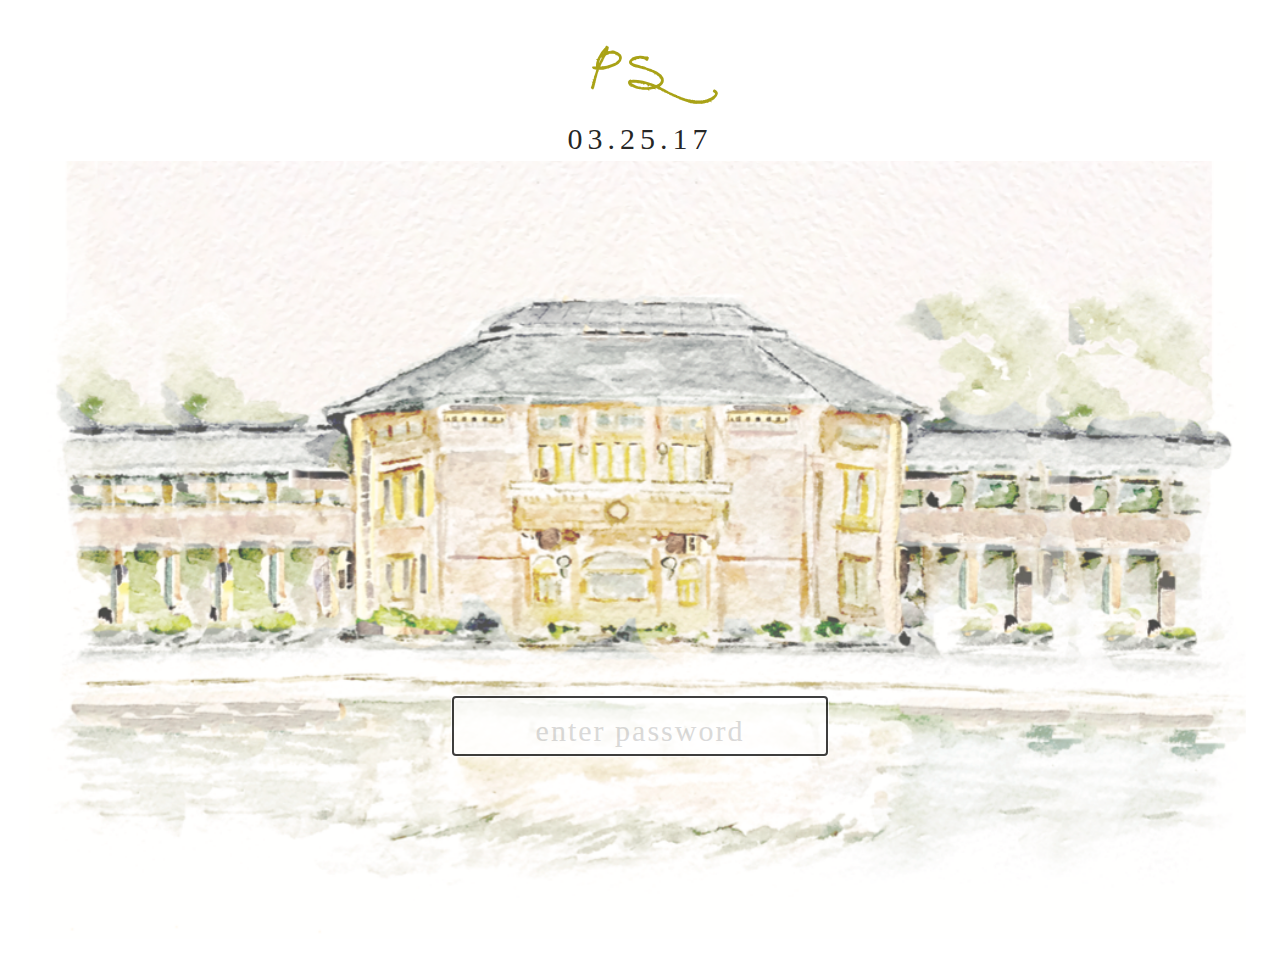
<file: index.html>
<!DOCTYPE html>
<html>
  <head>
    <!--Import Google Icon Font-->
    <link href="http://fonts.googleapis.com/icon?family=Material+Icons" rel="stylesheet">
    <link href="https://fonts.googleapis.com/css?family=Robota|Crimson+Text" rel="stylesheet">
    <link rel="stylesheet" href="css/font-awesome.min.css">
    <!--Import materialize.css-->
    <link type="text/css" rel="stylesheet" href="css/materialize.min.css"  media="screen,projection"/>
    <link type="text/css" rel="stylesheet" href="css/main.css"  media="screen,projection"/>

    <!--Let browser know website is optimized for mobile-->
    <meta charset="utf-8">
    <meta http-equiv="X-UA-Compatible" content="IE=edge">
    <meta name="description" content="A wedding website for Peter & Susan using Material Design Lite.">
    <meta name="viewport" content="width=device-width, initial-scale=1.0, minimum-scale=1.0">
    <title>Peter&Susan</title>
  </head>

  <body>

    <div class="section tail">
    </div>
    <div class="landing">
      <div style="position: absolute; top: 1rem; width: 100%; background-color: white">
        <h5 class="center-align" style="font-family: jellyka; font-size: 3.5rem; letter-spacing: 25px; color: #a9a216; font-weight: bold;">PS</h5>
        <div class="center-align" style="font-family: mrseavessmallcaps; font-size: 2rem; letter-spacing: 5px;">03.25.17</div>
        <nav style="display: none">
          <div class="nav-wrapper" style="display: flex">
            <a href="#" data-activates="mobile-demo" class="button-collapse" style="padding: 0 2rem;"><i class="material-icons">menu</i></a>
            <ul class="hide-on-med-and-down" style="margin: 0 auto;">
              <li><a href="#our-story">OUR STORY</a></li>
              <li><a href="#wedding-party">WEDDING PARTY</a></li>
              <li><a href="#ceremony">CEREMONY & RECEPTION</a></li>
              <li><a href="#travel">TRAVEL</a></li>
              <li><a href="#accmodations">ACCOMODATIONS</a></li>
              <li><a href="#activities">ACTIVITIES</a></li>
            </ul>
            <ul class="side-nav" id="mobile-demo" style="padding: 10px">
              <li><a href="#our-story">OUR STORY</a></li>
              <li><a href="#wedding-party">WEDDING PARTY</a></li>
              <li><a href="#ceremony">CEREMONY & RECEPTION</a></li>
              <li><a href="#travel">TRAVEL</a></li>
              <li><a href="#accmodations">ACCOMODATIONS</a></li>
              <li><a href="#activities">ACTIVITIES</a></li>
            </ul>
          </div>
        </nav>
      </div>


      <div class="parallax-container valign-wrapper">
        <div class="section login" style="margin-top: 35%">
          <div class="action container">
            <div class="row center">
              <form id="password">
                <div class="row">
                  <div class="input-field col s12">
                    <input type="textarea" rows="2" class="validate" placeholder="enter password" style="font-family: mrseavessmallcaps; font-size: 2rem; line-height: inherit; padding-top: 10px; letter-spacing: 2px;"
                      autofocus> 
                  </div>
                </div>
              </form>
            </div>
          </div>
        </div>
        <picture class="parallax">
          <source srcset="" media="(max-width: 600px)">
          <img src="images/cafebrauer.png" alt="us">
        </picture>
      </div>
    </div>


    <div id="content" style="display: none">
      <div id="our-story" class="parallax-container valign-wrapper scrollspy">
        <div class="section no-pad-bot">
          <div class="container">
            <div class="row center">
              <h1 class="header col s12">Our STORY</h1>
            </div>
          </div>
        </div>
        <picture class="parallax">
          <source srcset="images/mall2-mobile.jpg" media="(max-width: 600px)">
          <img src="images/mall2.jpg" alt="us">
        </picture>
      </div>    
      <div class="container">
        <div class="section">
          <div class="row">
            <h2 class="header center text-lighten-2">We met in college...</h2>
          </div>
          <div class="row center">
            <h5 class="header col s12 light">
              at a social function at NIU. The timing was off. <br />A few years later, after we both had graduated, <br />we saw each other again at a Greek new member induction ceremony. <br />Peter was one of the pledge dads. <br />We started talking about career stuff since he was about to graduate <br />(I know how to rope ‘em in good, don’t I? 😉 ) <br />Through my aggressive flirting techniques, <br />I pressured him to go on a doggie play date with our pups, Pogi and Bijou. <br />The rest as they say, was history. ~Susan  
            </h5>
          </div>
        </div>
      </div>

      <div class="parallax-container valign-wrapper epl">
        <div class="section no-pad-bot">
          <div class="container">
            <div class="row center">
              <h1 class="header col s12">And ventured far</h1>
            </div>
          </div>
        </div>
        <picture class="parallax">
          <source srcset="images/mall1-mobile.jpg" media="(max-width: 600px)">
          <img src="images/mall1.jpg" alt="us">
        </picture>
      </div>    

      <div class="container">
        <div class="section">
          <div class="row center">
            <h5 class="header centercol s10 light">
              Fast forward into the future. They moved to New York. <br />He does something with computers. She makes beautiful clothes. <br />When not toiling away doing earthly things called work, <br />these cold-brew coffee addicts enjoy brisk walks through Central Park, <br />watching movie matinees, traveling to far off places, <br />and waiting in long lines for the latest food craze to hit NYC.
            </h5>
          </div>
          <div class="row center">
            <div style="display: flex; flex-wrap: wrap; justify-content: center;">
              <img class="materialboxed" width="150" src="images/FEBRUARY2009_2.jpg" style="padding: 10px">
              <img class="materialboxed" width="150" src="images/FEBRUARY2008.jpg" style="padding: 10px">
              <img class="materialboxed" width="150" src="images/CHRISTMAS2010.jpg" style="padding: 10px">
              <img class="materialboxed" width="150" src="images/FEBRUARY2009.jpg" style="padding: 10px">
              <img class="materialboxed" width="150" src="images/FEBRUARY2012.jpg" style="padding: 10px">
              <img class="materialboxed" width="150" src="images/IMG_2892.jpg" style="padding: 10px">
              <img class="materialboxed" width="150" src="images/IMG_3012.PNG" style="padding: 10px">
              <img class="materialboxed" width="150" src="images/IMG_3308.jpg" style="padding: 10px">
              <img class="materialboxed" width="150" src="images/IMG_3628.jpg" style="padding: 10px">
              <img class="materialboxed" width="150" src="images/IMG_4033.JPG" style="padding: 10px">
              <img class="materialboxed" width="150" src="images/IMG_4181.JPG" style="padding: 10px">
              <img class="materialboxed" width="150" src="images/JANUARY2009.jpg" style="padding: 10px">
              <img class="materialboxed" width="150" src="images/JANUARY2012.jpg" style="padding: 10px">
              <img class="materialboxed" width="150" src="images/JUNE2010.jpg" style="padding: 10px">
              <img class="materialboxed" width="150" src="images/MARCH2012.jpg" style="padding: 10px">
              <img class="materialboxed" width="150" src="images/OCTOBER2012_2.jpg" style="padding: 10px">
              <img class="materialboxed" width="150" src="images/OCTOBER2012.jpg" style="padding: 10px">
              <img class="materialboxed" width="150" src="images/waterfall.jpg" style="padding: 10px">
              <img class="materialboxed" width="150" src="images/SEPTEMBER2012.jpg" style="padding: 10px">
              <img class="materialboxed" width="150" src="images/2013.JPG" style="padding: 10px">
              <img class="materialboxed" width="150" src="images/lions.jpg" style="padding: 10px">
              <img class="materialboxed" width="150" src="images/boracay.jpg" style="padding: 10px">
              <img class="materialboxed" width="150" src="images/hiking.jpg" style="padding: 10px">
              <img class="materialboxed" width="150" src="images/rockefeller.jpg" style="padding: 10px">
            </div>
          </div>
        </div>
      </div>

      <div class="parallax-container valign-wrapper he-prop">
        <div class="section no-pad-bot">
          <div class="container">
            <div class="row center">
              <h1 class="header col s12">He Proposed</h1>
            </div>
          </div>
        </div>
        <picture class="parallax">
          <source srcset="images/savedate-mobile.jpg" media="(max-width: 600px)">
          <img src="images/savedate.jpg" alt="us">
        </picture>
      </div>

      <div class="container">
        <div class="section">
          <div class="row">
            <h2 class="header center text-lighten-2">May 2015</h2>
            <h3 class="header center text-lighten-2">Woodstock, New York</h3>
          </div>
          <div class="row center">
            <ul class="collapsible" data-collapsible="accordion">
              <li>
                <div class="collapsible-header">HER VERSION</div>
                <div class="collapsible-body">
                  <p>
                    He organized a weekend upstate to celebrate our 7th anniversary and rented an adorable guesthouse through Airbnb. It was owned by a lovely older British couple and the property was surrounded by lush acreage and hanging wisteria. The morning after we arrived, we stopped to get brunch and coffee and then set out to for a hike up a local mountain - his photog equipment in hand and all. After reaching the top, he searched for two perfect trees to set-up a two-seater camp-style hammock.
                  </p>
                  <p>
                    He paced back and forth looking for the right spot. Then he decided not to set it up just yet and said, “Let’s take some pictures by the cliff.” Okay, sure... After a few photos, he was at it again. Pacing back and forth amongst the trees. After what felt like 10 minutes (it probably wasn’t even close), I impatiently said, “Here. Why not here?!” He obliged and set it up.
                  </p>
                  <p>
                    I sat inside the two-seater hammock waiting for him to finish draping the mosquito net and tarp. Before you know it, he recklessly climbed in and the first thing I said was, "You are SO sweaty!" I know, sweet of me right? Not even a thank you for setting up this comfy hammock that I have been relaxing in all by myself that I now have to share with this sweaty person (eyeroll). He started talking about the adventures we had together and asked me what my favorite one was. This was weird. He does not do small talk. But sure, I’ll go along with it. I explained to him that my favorite experience was a snowboarding trip we took a few years back in Whistler - because HE planned it and our more recent trip to Hawaii.  Then he asked, "So we're going to have more adventures together, right?" I said, "Of course, we already talked about that." (Long, silent pause) I turned my eyes towards him and realized his eyes were welled up. 
                  </p>
                  <p>Me: "Wait, are you proposing right now?"</p>
                  <p>Him: "Yeah."</p>
                  <p>Me: "Ohhhh."</p>
                  <p>Him: "What's the matter?"</p>
                  <p>Me: "Uh...it's just not how I imagined it was going to happen."</p>
                  <p>Him: "How did you think it was going to happen?:</p>
                  <p>Me: "I don't know...maybe you'd get down on one knee and present me with a ring?"</p>
                  <p>Him: "Are you disappointed? I thought we were going to look at rings in the fall."</p>
                  <p>Backstory: We spoke about taking a trip out to LA in the coming fall to visit our families and visit a jewelry showroom I mentioned that I wanted to go to. He had been making such a big deal about booking our flight for the last few weeks that I didn’t imagine he would propose to me until once we'd looked at rings.</p>
                  <p>Me: "I'm not disappointed (lie - yes I was)."</p>
                  <p>
                    While I sulked in the hammock, he climbed over me to get out and within seconds I heard some rustling amongst the leaves. I turned to my right. He had gotten down on one knee, and presented me with box and asked, "Will you marry me?" Of course, then I squealed with joy, teared up and screamed, "YESSSS!!!" I hugged him harder than I ever had before. We didn't call our families until the next day and enjoyed being secretly engaged for the rest of the hike. He proposed in true "Peter fashion." I should have known better. Anytime he has ever gotten me anything I've really wanted, he's always created a false sense of disappointment before the big reveal. He proposed with an old world european cut diamond set in a vintage-inspired setting with filigree detail. 
                  </p>
                </div>
              </li>
              <li>
                <div class="collapsible-header">HIS VERSION</div>
                <div class="collapsible-body">
                  <p>I tricked her good. 😁</p>
                </div>
              </li>
            </ul>
          </div>
        </div>
      </div>

      <div class="parallax-container valign-wrapper she-sy">
        <div class="section no-pad-bot">
          <div class="container">
            <div class="row center">
              <h1 class="header col s12">she said yes!</h1>
            </div>
          </div>
        </div>
        <picture class="parallax">
          <source srcset="images/hands.jpg" media="(max-width: 600px)">
          <img src="images/woodstock.jpg" alt="us">
        </picture>
      </div>

      <div class="section tail">
      </div>   

      <div id="wedding-party" class="section scrollspy">
        <div class="row container">
          <h2 class="header">the bridesmaids</h2>
          <ul class="collapsible popout" data-collapsible="accordion">
            <li>
              <div class="collapsible-header">
                  <div class="avatar"><img src="images/sheryl.jpg" alt="" class="circle responsive-img">
                    Sheryl Munoz
                  </div>
              </div>
              <div class="collapsible-body">
                <img src="images/sheryl.jpg" alt="" class="circle responsive-img a-in">
                <p>Matron of Honor, Friend of the Bride</p>
              </div>
            </li>
            <li>
              <div class="collapsible-header">
                <div class="avatar"><img src="images/shiri.jpg" alt="" class="circle responsive-img">
                  Shiri Karisikov
                </div>
              </div>
              <div class="collapsible-body">
                <img src="images/shiri.jpg" alt="" class="circle responsive-img a-in">
                <p>Maid of Honor, Friend of the Bride</p>
              </div>
            </li>
            <li>
              <div class="collapsible-header">
                  <div class="avatar"><img src="images/irene.jpg" alt="" class="circle responsive-img">
                    Irene Gibbons
                  </div>
              </div>
              <div class="collapsible-body">
                <img src="images/irene.jpg" alt="" class="circle responsive-img a-in">
                <p>Bridesmaid, Future Sister-In-Law</p>
              </div>
            </li>
            <li>
              <div class="collapsible-header">
                <div class="avatar"><img src="images/bang.jpg" alt="" class="circle responsive-img">
                  Bang Nguyen
                </div>
              </div>
              <div class="collapsible-body">
                <img src="images/bang.jpg" alt="" class="circle responsive-img a-in">
                <p>Bridesman, Friend of the Bride</p>
              </div>
            </li>            
          </ul>
        </div>
        <div class="row container">
          <h2 class="header">the groomsmen</h2>
          <ul class="collapsible popout" data-collapsible="accordion">
            <li>
              <div class="collapsible-header">
                  <div class="avatar"><img src="images/matt.jpg" alt="" class="circle responsive-img">
                    Matthew Jung
                  </div>
              </div>
              <div class="collapsible-body">
                <img src="images/matt.jpg" alt="" class="circle responsive-img a-in">
                <p>Best Man, Friend of the Groom</p>
              </div>
            </li>
            <li>
              <div class="collapsible-header">
                  <div class="avatar"><img src="images/dave.jpg" alt="" class="circle responsive-img">
                    Dave Manalang
                  </div>
              </div>
              <div class="collapsible-body">
                <img src="images/dave.jpg" alt="" class="circle responsive-img a-in">
                <p>Groomsman, Friend of the Groom</p>
              </div>
            </li>
            <li>
              <div class="collapsible-header">
                  <div class="avatar"><img src="images/hip.jpg" alt="" class="circle responsive-img">
                    Hipolito Moreno
                  </div>
              </div>
              <div class="collapsible-body">
                <img src="images/hip.jpg" alt="" class="circle responsive-img a-in">
                <p>Groomsman, Friend of the Groom</p>
              </div>
            </li>            
            <li>
              <div class="collapsible-header">
                  <div class="avatar"><img src="images/clint.jpg" alt="" class="circle responsive-img">
                    Clint Munoz
                  </div>
              </div>
              <div class="collapsible-body">
                <img src="images/clint.jpg" alt="" class="circle responsive-img a-in">
                <p>Groomsman, Friend of the Groom</p>
              </div>
            </li>
          </ul>
        </div>
        <div class="row container">
          <h2 class="header">flower girls & ring bearer</h2>
          <ul class="collapsible popout" data-collapsible="accordion">
            <li>
              <div class="collapsible-header">
                <div class="avatar"><img src="images/aralyn.jpg" alt="" class="circle responsive-img">
                  Aralyn Penelope Munoz
                </div>
              </div>
              <div class="collapsible-body">
                <img src="images/aralyn.jpg" alt="" class="circle responsive-img a-in">
                <p>Flower Girl, Daughter of the Matron of Honor</p>
              </div>
            </li>
            <li>
              <div class="collapsible-header">
                <div class="avatar"><img src="images/adelyn.jpg" alt="" class="circle responsive-img">
                  Adelyn Rosal Rodriguez
                </div>
              </div>
              <div class="collapsible-body">
                <img src="images/adelyn.jpg" alt="" class="circle responsive-img a-in">
                <p>Flower Girl, Niece of the Groom</p>
              </div>
            </li>
          </ul>
        </div>      

        <div class="row container">
          <h2 class="header">officiant & readers</h2>
          <ul class="collapsible popout" data-collapsible="accordion">
            <li>
              <div class="collapsible-header">
                <div class="avatar"><img src="images/henry.jpg" alt="" class="circle responsive-img">
                  Henry Signo
                </div>
              </div>
              <div class="collapsible-body">
                <img src="images/henry.jpg" alt="" class="circle responsive-img a-in">
                <p>Officiant, Cousin of the Groom</p>
              </div>
            </li>
          </ul>
        </div>
      </div>

      <div class="section tail">
      </div>   

      <div class="section">

        <div id ="ceremony" class="parallax-container valign-wrapper scrollspy">
          <div class="section no-pad-bot">
            <div class="container">
              <div class="row center">
                <h1 class="header col s12">Cafe Brauer</h1>
              </div>
            </div>
          </div>
          <picture class="parallax">
            <source srcset="images/cafe-brauer.jpg" media="(max-width: 600px)">
            <img src="images/cafe-brauer.jpg" alt="us">
          </picture>
        </div> 

        <div class="row container">
          <h2 class="header">ceremony & reception</h1>
          <div class="col s12">
            <div class="card">
              <div class="card-content">
                <span class="card-title activator grey-text text-darken-4">Café Brauer<i class="material-icons right">more_vert</i></span>
                <p>Saturday the Twenty-Fifth of March</p>
                <p>Ceremony begins at 5 o'clock in the evening in the Great Hall</p>
                <p>Cocktail hour immediately following in the South Loggia 6 o'clock in the evening</p>
                <p>Dinner in the Great Hall at half past 7 o'clock</p>
                <br />
              </div>
              <div class="card-action">
                <a class="modal-trigger" href="#modal1">View Invitation</a>
              </div>
              <div class="card-reveal">
                <span class="card-title grey-text text-darken-4">Café Brauer<i class="material-icons right">close</i></span>
                <p>Café Brauer is a restaurant building and official landmark located in Chicago, Illinois, at the edge of the South Pond in the Lincoln Park Zoo. <br />It was designed by Dwight H. Perkins and completed in 1908. The restaurant, originally commissioned by the Brauer family, was one of the most popular eateries in Chicago in the early twentieth century. <br />The building, known for its green roof, red bricks, and lagoon-side setting, has been called "an outstanding example of the Prairie School of architecture." <br />Its second-floor Great Hall is the centerpiece, with its soaring, skylit roof, Tiffany-inspired glass chandeliers, stained-glass windows, tile mosaics and flanking, curved outdoor loggias providing spectacular views of the surrounding park and city skyline. <br />A newly landscaped circular drive greets guests on Stockton Drive, but the horticultural pièce de résistance lies immediately to the east and south: Nature Boardwalk at Lincoln Park Zoo, a thriving prairie pond ecosystem teeming with native plants and wildlife.</p>
              </div>
            </div>
          </div>
        </div>
      </div>

      <div id="modal1" class="modal">
        <div class="modal-content">
          <img src="images/invitation.png"> 
        </div>
        <div class="modal-footer">
          <a href="#!" class=" modal-action modal-close waves-effect waves-green btn-flat">Close</a>
        </div>
      </div>

      <div class="section tail">
      </div>   

      <div id="travel" class="section scrollspy">
        <div class="row container">
          <div class="col s12">
            <h2 class="header">Travel</h2>
            <div class="card horizontal">
              <div class="card-stacked">
                <div class="card-content">
                  <span class="card-title">Parking</span>
                  <p>Complimentary valet is provide at Café Brauer. Please pull up to the venue.</p>
                  <p>Due to the residential area surrounding the venue, we highly suggest you arrive early if you plan to find parking.</p>
                  <span class="card-title">Taxi/Uber/Lyft</span>
                  <p>The hotels selected are within a 2-mile radius from the venue.</p>
                  <p>The ride to the venue should take 7-10 mintues to arrive at Café Brauer.</p>
                </div>
                <div class="card-action">
                  <a href="https://goo.gl/maps/E5Mtgc3RoFp" target="_blank">Map It</a>
                </div>
              </div>
            </div>
          </div>
        </div>
      </div>

      <div id="accmodations" class="section scrollspy">
        <div class="row container">
          <h2 class="header">Accomodations</h2>
          <div class="col s12 center-align">
            <div class="card">
              <div class="card-content">
                <span class="card-title">Booking Rooms</span>
                <br>For your convenience, a block of rooms has been reserved at the following hotels.
                <br>Please mention the Lam/Rosal Wedding when booking.
                <br>We have reserved rooms for Friday March 24 & Saturday March 25.
                <br>For additional nights, please inquire with the hotel regarding availability and rates.
                <br>Keep in mind that the below rates do not include applicable local and state taxes.
                <br />
                <br />
              </div>
            </div>
          </div>
          <div class="col s12 m6">
            <div class="card">
              <div class="card-image waves-effect waves-block waves-light">
                <img class="activator" src="images/public-hotel.jpg">
              </div>
              <div class="card-content">
                <span class="card-title activator grey-text text-darken-4">PUBLIC CHICAGO<i class="material-icons right">more_vert</i></span>
              </div>
              <div class="card-reveal">
                <span class="card-title grey-text text-darken-4">PUBLIC CHICAGO<i class="material-icons right">close</i></span>
                1.3 MILES FROM CAFE BRAUER<br />
                1301 NORTH STATE PARKWAY<br />
                CHICAGO, IL 60610<br />
                PHONE RESERVATIONS: 1 (888)-506-3471<br />
                KINDLY BOOK BY FEBRUARY 8<br />
                <br />
                SUPERIOR KING                   185<br />
                SUPERIOR DOUBLE             200<br />
                LOFT                          235<br />
                ONE BEDROOM SUITE             260<br />
                CELEBRITY SUITE             485<br />
                <br />
                OVERNIGHT VALET PARKING AVAILABLE FOR 56.00 AND INCLUDES IN AND OUT PRIVILEGES<br />
                <br />
                CHECK IN 3PM, CHECKOUT 12PM
                <br />
                CALL TO BOOK, CLICK FOR <a href="http://www.publicchicago.com/">HOTEL INFO</a>
              </div>
            </div>
          </div>
          <div class="col s12 m6">
            <div class="card">
              <div class="card-image waves-effect waves-block waves-light">
                <img class="activator" src="images/westin.jpg">
              </div>
              <div class="card-content">
                <span class="card-title activator grey-text text-darken-4">THE WESTIN MICHIGAN AVE<i class="material-icons right">more_vert</i></span>
              </div>
              <div class="card-reveal">
                <span class="card-title grey-text text-darken-4">THE WESTIN MICHIGAN AVE<i class="material-icons right">close</i></span>
                1.7 MILES FROM CAFE BRAUER<br />
                909 NORTH MICHIGAN AVE.<br />
                CHICAGO, IL 60611<br />
                PHONE RESERVATIONS: 1 (888)-627-8385<br />
                OR BOOK ONLINE: <a href=https://www.starwoodmeeting.com/events/start.action?id=1612065988&key=24C1D938>BOOK NOW</a><br />
                KINDLY BOOK BY FEBRUARY 24 BEFORE 5PM CST<br />
                <br />
                TRADITIONAL KING                   149<br />
                TRADITIONAL DOUBLE             159<br />
                <br />
                CHECK IN 3PM, CHECKOUT 12PM
              </div>
            </div>
          </div>
          <div class="col s12 m6">
            <div class="card">
              <div class="card-image waves-effect waves-block waves-light">
                <img class="activator" src="images/hampton-inn.jpg">
              </div>
              <div class="card-content">
                <span class="card-title activator grey-text text-darken-4">HAMPTON INN MAG MILE<i class="material-icons right">more_vert</i></span>
              </div>
              <div class="card-reveal">
                <span class="card-title grey-text text-darken-4">HAMPTON INN MAG MILE<i class="material-icons right">close</i></span>
                2.0 MILES FROM CAFE BRAUER<br />
                160 EAST HURON ST.<br />
                CHICAGO, IL 60611<br />
                PHONE RESERVATIONS: 1 (312) 787-2900<br />
                KINDLY BOOK BY FEBRUARY 21<br />
                <br />
                *COMPLIMENTARY FULL HOT BREAKFAST INCLUDED<br />
                *FREE WIFI<br />
                <br />
                KING                    112<br />
                QUEEN                   132<br />
                CORNER SUITE            192<br />
                <br />
                CHECK IN 3PM, CHECKOUT 12PM
                <br />
                CALL TO BOOK, CLICK FOR <a href="http://hamptoninn3.hilton.com/en/hotels/illinois/hampton-inn-chicago-downtown-magnificent-mile-CHIDMHX/index.html">HOTEL INFO</a>
              </div>
            </div>
          </div>
          <div class="col s12 m6">
            <div class="card">
              <div class="card-image waves-effect waves-block waves-light">
                <img class="activator" src="images/freehand.jpg">
              </div>
              <div class="card-content">
                <span class="card-title activator grey-text text-darken-4">FREEHAND CHICAGO<i class="material-icons right">more_vert</i></span>
              </div>
              <div class="card-reveal">
                <span class="card-title grey-text text-darken-4">FREEHAND CHICAGO<i class="material-icons right">close</i></span>
                2.0 MILES FROM CAFE BRAUER<br />
                19 EAST OHIO ST.<br />
                CHICAGO, IL 60611<br />
                PHONE RESERVATIONS: 1 (312) 940-3699<br />
                <br />
                WHILE WE DO NOT HAVE A BLOCK OF ROOMS<br />
                RESERVED AT THIS HOTEL, WE RECOMMEND<br />
                THIS OPTION FOR TRAVELERS ON A BUDGET<br />
                <br />
                *SHARED AND PRIVATE ROOMS AVAILABLE<br />
                *COMPLIMENTARY WIFI<br />
                <br />
                *PRICES STARTING AT<br />
                BED IN SHARED QUAD      35<br />
                QUEEN                   119<br />
                QUAD ROOM               119<br />
                <br />
                CHECK IN 3PM, CHECKOUT 12PM
                <br />
                CALL TO BOOK, CLICK FOR <a href="http://freehandhotels.com/chicago/rooms/">HOTEL INFO</a>
              </div>
            </div>
          </div>
        </div>
      </div>

      <div class="section tail">
      </div>   
      
      <div id="activities" class="section scrollspy">
        <div class="row container">
          <h2 class="header">CHICAGO, MY KIND OF TOWN</h2>
          <div class="carousel carousel-slider center" data-indicators="true">
            <div class="carousel-fixed-item center">
            </div>
            <div class="carousel-item red white-text" href="http://www.choosechicago.com/articles/view/art-architecture-gardens-in-millennium-park/889/">
              <img src="images/bean.jpg">
              <h2>Millenium Park</h2>
              <p class="white-text">This is your first panel</p>
            </div>
            <div class="carousel-item amber white-text" href="http://www.lpzoo.org/">
              <img src="images/lpz.jpg">
              <h2>Lincoln Park Zoo</h2>
              <p class="white-text">This is your second panel</p>
            </div>
            <div class="carousel-item green white-text" href="http://chicago.cubs.mlb.com/chc/ballpark/tours/index.jsp">
              <img src="images/wrigley.jpg">
              <h2>Wrigley Field</h2>
              <p class="white-text">This is your third panel</p>
            </div>
            <div class="carousel-item blue white-text" href="http://www.visitmuseumcampussouth.com/">
              <img src="images/museum-campus.jpg">
              <h2>Museum Campus</h2>
              <p class="white-text">This is your fourth panel</p>
            </div>
            <div class="carousel-item blue white-text" href="http://www.theskydeck.com/">
              <img src="images/willis.jpeg">
              <h2>Willis Tower</h2>
              <p class="white-text">This is your fourth panel</p>
            </div>
           </div>
        </div>
      </div>
    </div>

    <!--Import jQuery before materialize.js-->
    <script type="text/javascript" src="https://code.jquery.com/jquery-2.1.1.min.js"></script>
    <script type="text/javascript" src="js/materialize.min.js"></script>
    <script src="//twemoji.maxcdn.com/twemoji.min.js"></script>
    <script type="text/javascript" src="js/main.js"></script> 
 </body>
</html>
</file>
<file: css/main.css>
* {
  -webkit-overflow-scrolling: touch;
}

html {
	font-family: 'Crimson Text';
}

body {
	height: 100%;
	overflow: scroll;
	-webkit-overflow-scrolling: touch;
}

.tail {
	height: 64px;
}
@font-face {
  font-family: 'mrseavessmallcaps';
  src: url('../fonts/mrseavessmallcaps.ttf')
}

@font-face {
  font-family: 'jellyka';
  src: url('../fonts/jellyka.ttf')
}

#password input{
	background: white;
	opacity: .8;
	text-align: center;
}

.parallax-container .section {
  width: 100%;
}

.parallax-container {
	height: 100vh;
	min-height: 100%;
}

.sticky {
    position:fixed;
    top:0;
}

nav a, nav ul a {
	color: black;
}

ul li {
  display: block;
  float: none;
}

h1 {
	font-family: 'mrseavessmallcaps', cursive;
	font-size: 100px;
  line-height: 1em;
  text-transform: uppercase;
  text-decoration: none;
  letter-spacing: 8px;
  font-weight: 300;
  font-style: normal;
  max-width: 100%;
  display: inline-block;
  box-sizing: border-box;
  margin: 0;
  color: #bd8c7d;
  position: relative;
  z-index: inherit;
}

h2 {
	font-family: 'mrseavessmallcaps';
	color: rgb(178,154,52);
	letter-spacing: 4px;
	font-size: 4rem;
	text-align: center;
}

h5 {
	font-family: 'Crimson Text';
	line-height: 1.5;
}

nav {
	font-family: 'mrseavessmallcaps', cursive;
	position: absolute;
	background-color: transparent;
	z-index: 1000;
}

.avatar {
	display: flex; 
	align-items: center;
}

.avatar > img {
	height: 2rem;
	margin-right: 6px;
}

.collapsible-body > img {
	height: 200px;
	padding: 2rem 2rem 0;
}

.page-footer {
	background-color: transparent;
}

.card-image > img {
	max-height: 200px;
}

.card-content {
	text-align: center;
}

.modal-content > img {
	width: 100%;
}

@media only screen and (max-width: 600px) {
	h1 {
		font-size: 50px;
	}
	h2 {
		font-size: 32px;
	}

/*	.parallax-container {

	    background-attachment: fixed;
	    background-position: center;
	    background-repeat: no-repeat;
	    background-size: cover;

	}

	.our-story {
		background: url("../images/mobile2.jpg") top;
		background-attachment:scroll;
		position: fixed;
	}

	.epl {
		background: url("../images/mall1.jpg") no-repeat fixed top center;
	}

	.he-prop {
		background: url("../images/mobile2.jpg") no-repeat fixed top center;
	}

	.she-sy {
		background: url("../images/mobile1.jpg") no-repeat fixed top center;
	}*/
}

/*colors
#f6d8d1
#eecfc7
#ececec
#f7f7f7
#ffffff
Rose Gold: #bd8c7d

Soft Gold: #d1bfa7

Silver: #8e8e90

Onyx: #49494b
Silver Fox: #d4d4dc


Deep Matte Grey: #393f4d
Dark Slate: #1d1e22

font-family: 'Forum', cursive;
font-family: 'Simonetta', cursive;
here*/
</file>
